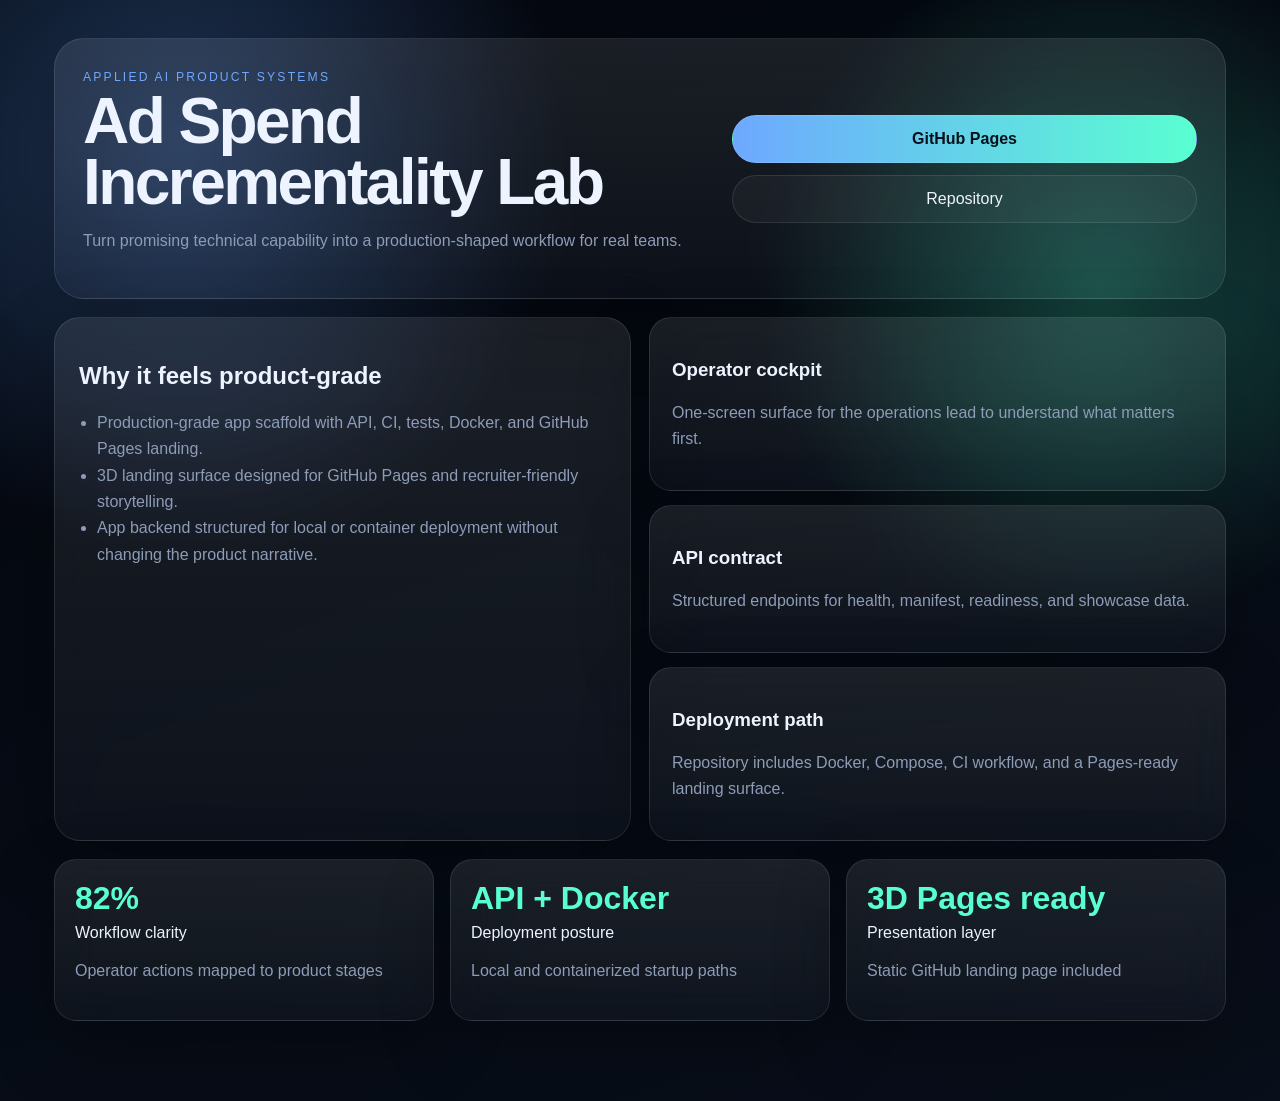
<file: docs/index.html>
<!DOCTYPE html>
<html lang="en">
<head>
  <meta charset="UTF-8" />
  <meta name="viewport" content="width=device-width, initial-scale=1.0" />
  <title>Ad Spend Incrementality Lab Landing</title>
  <link rel="stylesheet" href="landing.css" />
</head>
<body>
  <div class="scene" id="scene">
    <div class="backdrop"></div>
    <main class="deck">
      <section class="hero-card glass">
        <div>
          <span class="eyebrow">Applied AI product systems</span>
          <h1>Ad Spend Incrementality Lab</h1>
          <p>Turn promising technical capability into a production-shaped workflow for real teams.</p>
        </div>
        <nav class="cta-stack">
          <a class="cta primary" href="https://r-behera.github.io/ad-spend-incrementality-lab/">GitHub Pages</a>
          <a class="cta" href="https://github.com/R-behera/ad-spend-incrementality-lab">Repository</a>
        </nav>
      </section>
      <section class="orbit-grid">
        <div class="glass panel large">
          <h2>Why it feels product-grade</h2>
          <ul><li>Production-grade app scaffold with API, CI, tests, Docker, and GitHub Pages landing.</li><li>3D landing surface designed for GitHub Pages and recruiter-friendly storytelling.</li><li>App backend structured for local or container deployment without changing the product narrative.</li></ul>
        </div>
        <div id="cards" class="card-stack"></div>
      </section>
      <section class="metrics-row" id="metrics"></section>
    </main>
  </div>
  <script>window.PROJECT_MANIFEST = {"slug": "ad-spend-incrementality-lab", "title": "Ad Spend Incrementality Lab", "summary": "![Demo Screenshot](demo/screenshot.png)", "domain": "Applied AI product systems", "audience": "operations lead", "promise": "Turn promising technical capability into a production-shaped workflow for real teams.", "hero": ["Production-grade app scaffold with API, CI, tests, Docker, and GitHub Pages landing.", "3D landing surface designed for GitHub Pages and recruiter-friendly storytelling.", "App backend structured for local or container deployment without changing the product narrative."], "kpis": [{"label": "Workflow clarity", "value": "82%", "note": "Operator actions mapped to product stages"}, {"label": "Deployment posture", "value": "API + Docker", "note": "Local and containerized startup paths"}, {"label": "Presentation layer", "value": "3D Pages ready", "note": "Static GitHub landing page included"}], "stages": ["ingest", "validate", "analyze", "decide", "monitor"], "cards": [{"title": "Operator cockpit", "body": "One-screen surface for the operations lead to understand what matters first."}, {"title": "API contract", "body": "Structured endpoints for health, manifest, readiness, and showcase data."}, {"title": "Deployment path", "body": "Repository includes Docker, Compose, CI workflow, and a Pages-ready landing surface."}], "scene": "orbital-grid", "theme": {"bg": "#04070d", "surface": "#0d1320", "ink": "#edf4ff", "muted": "#8d9cb7", "accent": "#6ea8ff", "accent2": "#59ffd1"}, "pages_url": "https://r-behera.github.io/ad-spend-incrementality-lab/", "api_examples": {"health": {"status": "ok", "project": "ad-spend-incrementality-lab"}, "readiness": {"api": "ready", "landing_page": "docs/index.html", "container": "Dockerfile present"}, "signals": [{"name": "Decision coverage", "status": "strong", "detail": "App and landing narrative aligned"}, {"name": "Operator context", "status": "strong", "detail": "Primary user anchored as operations lead"}, {"name": "Delivery path", "status": "ready", "detail": "Pages + containerized app scaffold generated"}]}};</script>
  <script src="landing.js"></script>
</body>
</html>
</file>
<file: docs/landing.css>
:root{--bg:#04070d;--surface:#0d1320;--ink:#edf4ff;--muted:#8d9cb7;--accent:#6ea8ff;--accent2:#59ffd1;--rx:0deg;--ry:0deg;}*{box-sizing:border-box}html,body{margin:0;min-height:100%;font-family:Inter,Segoe UI,sans-serif;background:var(--bg);color:var(--ink)}.scene{min-height:100vh;overflow:hidden;position:relative;transform-style:preserve-3d;perspective:1600px}.backdrop{position:absolute;inset:-10%;background:radial-gradient(circle at 20% 20%,color-mix(in srgb,var(--accent) 30%, transparent),transparent 24%),radial-gradient(circle at 80% 30%,color-mix(in srgb,var(--accent2) 28%, transparent),transparent 22%),linear-gradient(160deg,var(--bg),color-mix(in srgb,var(--surface) 78%, black));filter:saturate(1.15)}.deck{position:relative;z-index:2;max-width:1220px;margin:0 auto;padding:38px 24px 80px;transform:rotateX(var(--rx)) rotateY(var(--ry));transition:transform .12s ease-out}.glass{background:linear-gradient(180deg,rgba(255,255,255,.09),rgba(255,255,255,.03));border:1px solid rgba(255,255,255,.1);backdrop-filter:blur(22px);box-shadow:0 24px 70px rgba(0,0,0,.28)}.hero-card{display:grid;grid-template-columns:1.15fr .85fr;gap:20px;padding:28px;border-radius:30px;margin-bottom:18px}.eyebrow{letter-spacing:.18em;text-transform:uppercase;font-size:.76rem;color:var(--accent)}h1{font-size:clamp(2.4rem,5vw,4.8rem);line-height:.94;margin:.4rem 0 1rem;letter-spacing:-.04em}p,li{color:var(--muted);line-height:1.65}.cta-stack{display:flex;flex-direction:column;justify-content:center;gap:12px}.cta{display:inline-flex;justify-content:center;padding:14px 18px;border-radius:999px;text-decoration:none;color:var(--ink);border:1px solid rgba(255,255,255,.1);background:rgba(255,255,255,.04)}.primary{background:linear-gradient(90deg,var(--accent),var(--accent2));color:#07111b;font-weight:700}.orbit-grid{display:grid;grid-template-columns:1fr 1fr;gap:18px;margin-bottom:18px}.panel.large{padding:24px;border-radius:26px}.card-stack{display:grid;gap:14px}.flip{padding:22px;border-radius:22px;transform:translateZ(var(--z))}.metrics-row{display:grid;grid-template-columns:repeat(3,minmax(0,1fr));gap:16px}.metric{padding:20px;border-radius:22px}.metric strong{display:block;font-size:2rem;color:var(--accent2);margin-bottom:.4rem}ul{padding-left:18px;margin:14px 0 0}@media(max-width:980px){.hero-card,.orbit-grid,.metrics-row{grid-template-columns:1fr}.deck{padding:22px 16px 60px}}
</file>
